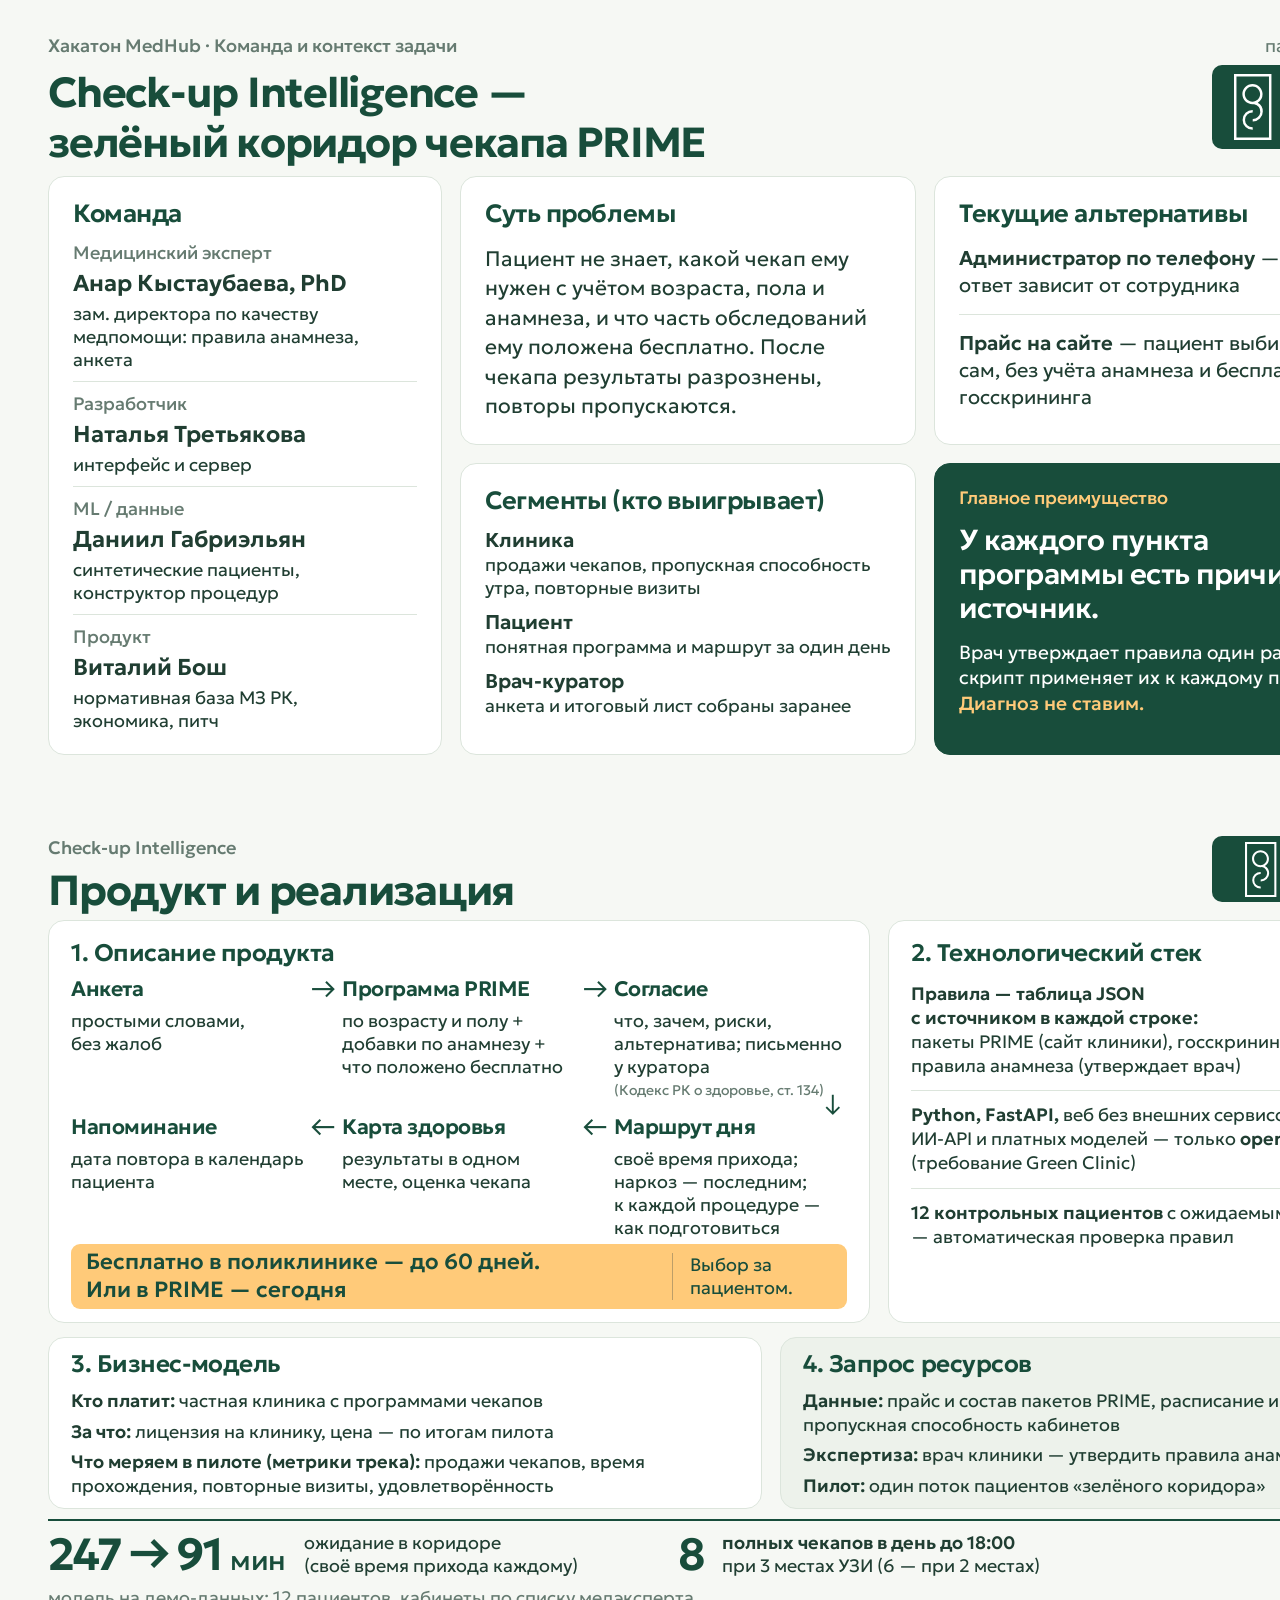
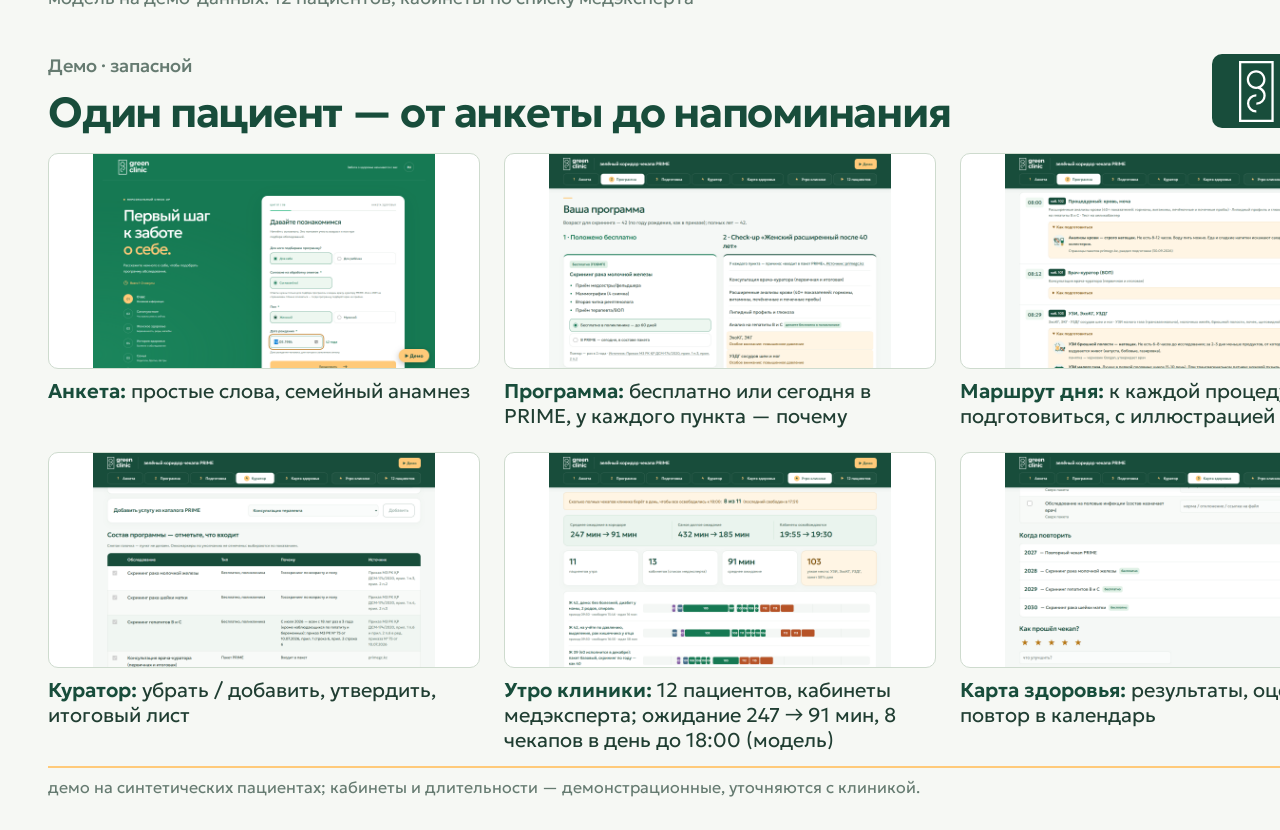
<file: vitaliy/pitch/deck.html>
<!doctype html>
<html lang="ru">
<head>
<meta charset="utf-8">
<meta name="viewport" content="width=1440, initial-scale=1">
<title>Check-up Intelligence — Qorgan</title>
<style>
@font-face {
  font-family: Geologica;
  src: url("assets/Geologica.ttf") format("truetype");
  font-weight: 100 900;
  font-style: normal;
  font-display: block;
}
:root {
  --green: #184d3b;
  --amber: #ffca79;
  --muted: #667b71;
  --ink: #203e32;
  --bg: #f6f8f4;
  --line: #dce5dc;
  --soft: #edf2eb;
}
* { box-sizing: border-box; }
html, body { margin: 0; padding: 0; }
body { background: #dbe1d9; font-family: Geologica, sans-serif; color: var(--ink); }
h1, h2, h3, p, figure, ul { margin: 0; }
.slide {
  width: 1440px; height: 810px; position: relative; overflow: hidden;
  background: var(--bg); padding: 34px 48px 28px;
  break-after: page; page-break-after: always;
  -webkit-print-color-adjust: exact; print-color-adjust: exact;
}
.slide:last-child { break-after: auto; page-break-after: auto; }
.header { position: relative; height: 142px; }
.eyebrow { font-size: 18px; line-height: 24px; font-weight: 500; color: var(--muted); }
h1 { font-size: 42px; line-height: 1.2; font-weight: 650; letter-spacing: -1.25px; color: var(--green); }
.title { margin-top: 10px; max-width: 1100px; }
.partner { position: absolute; right: 0; top: 0; width: 180px; text-align: center; }
.partner-label { font-size: 18px; color: var(--muted); line-height: 24px; margin-bottom: 7px; }
.partner-logo { background: var(--green); border-radius: 10px; width: 180px; height: 84px; display: grid; place-items: center; }
.partner-logo img { width: 137px; height: 66px; object-fit: contain; }
.team-brand { position: absolute; right: 46px; bottom: 11px; height: 28px; width: 111px; object-fit: contain; }
.card { border: 1px solid var(--line); border-radius: 16px; padding: 22px 24px; background: #fff; min-width: 0; }
h2 { font-size: 25px; line-height: 1.2; font-weight: 600; color: var(--green); letter-spacing: -.45px; }
p, li { font-size: 20px; line-height: 1.4; font-weight: 350; }
strong { font-weight: 600; }
.muted { color: var(--muted); }
.context-grid {
  display: grid; grid-template-columns: 394px 456px 458px;
  grid-template-rows: 269px 292px; gap: 18px; height: 579px;
}
.team { grid-row: 1 / 3; }
.team h2 { margin-bottom: 12px; }
.member { border-top: 1px solid var(--line); padding-top: 10px; margin-top: 10px; }
.member:first-of-type { margin-top: 0; border-top: 0; padding-top: 0; }
.role { font-size: 18px; line-height: 24px; color: var(--muted); font-weight: 450; }
.name { font-size: 23px; line-height: 1.22; font-weight: 600; margin: 4px 0 5px; }
.what { font-size: 18px; line-height: 1.28; font-weight: 350; }
.problem p { margin-top: 16px; font-size: 21px; line-height: 1.4; }
.alternatives h2 { margin-bottom: 16px; }
.alternative + .alternative { border-top: 1px solid var(--line); margin-top: 15px; padding-top: 15px; }
.alternative { font-size: 20px; line-height: 1.35; }
.segments h2 { margin-bottom: 12px; }
.segment { font-size: 18px; line-height: 1.27; }
.segment + .segment { margin-top: 10px; }
.segment strong { display: block; font-size: 20px; line-height: 24px; margin-bottom: 2px; }
.advantage { background: var(--green); border-color: var(--green); color: #fff; }
.advantage h2 { font-size: 18px; line-height: 24px; color: var(--amber); font-weight: 500; letter-spacing: 0; }
.advantage .claim { font-size: 29px; line-height: 1.18; font-weight: 550; margin-top: 13px; letter-spacing: -.7px; }
.advantage .detail { font-size: 19px; line-height: 1.35; margin-top: 14px; font-weight: 350; }
.advantage .diagnosis { color: var(--amber); font-weight: 500; }

/* The four blocks retain the organizer template's order and positions. */
.slide-product { padding-top: 26px; }
.slide-product .header { height: 84px; }
.slide-product .title { margin-top: 6px; }
.slide-product .partner-logo { height: 66px; }
.slide-product .partner-logo img { width: 114px; height: 55px; }
.slide-product .partner-label { display: none; }
.product-grid { display: grid; grid-template-columns: 714px 90px 504px; grid-template-rows: 403px 172px; gap: 14px 18px; }
.product { grid-column: 1 / 3; }
.stack { grid-column: 3; }
.business { grid-column: 1; }
.resources { grid-column: 2 / 4; }
.product-grid .card { padding: 18px 22px; }
.product-grid .business, .product-grid .resources { padding-top: 12px; padding-bottom: 12px; }
.product-grid h2 { font-size: 24px; }
.flow { margin-top: 8px; display: grid; grid-template-columns: 1fr 1fr 1fr; grid-template-rows: 124px 126px; column-gap: 38px; row-gap: 14px; position: relative; }
.step { min-width: 0; position: relative; }
.step h3 { font-size: 21px; line-height: 27px; font-weight: 600; letter-spacing: -.5px; color: var(--green); }
.step p { font-size: 18px; line-height: 1.28; margin-top: 6px; }
.step .legal-note { display: block; margin-top: 3px; font-size: 14px; line-height: 18px; color: var(--muted); }
.flow-arrow { position: absolute; width: 28px; height: 34px; color: var(--green); font-size: 27px; font-weight: 350; line-height: 34px; text-align: center; }
.flow-arrow.a, .flow-arrow.e { left: calc(33.333333% - 20.333333px); }
.flow-arrow.b, .flow-arrow.d { left: calc(66.666667% - 7.666667px); }
.flow-arrow.a, .flow-arrow.b { top: -3px; }
.flow-arrow.c { left: calc(100% - 28px); top: 112px; font-size: 24px; }
.flow-arrow.d, .flow-arrow.e { top: 135px; }
.step-route { grid-column: 3; grid-row: 2; }
.step-map { grid-column: 2; grid-row: 2; }
.step-reminder { grid-column: 1; grid-row: 2; }
.choice { display: grid; grid-template-columns: 1fr 160px; gap: 14px; align-items: center; margin-top: 4px; padding: 4px 15px; background: var(--amber); border-radius: 9px; font-size: 22px; line-height: 1.3; font-weight: 550; color: var(--green); }
.choice-note { font-size: 18px; line-height: 1.3; font-weight: 350; border-left: 1px solid #bd9e68; padding-left: 17px; }
.stack p { font-size: 18px; line-height: 1.34; margin-top: 14px; }
.stack p + p { padding-top: 12px; border-top: 1px solid var(--line); margin-top: 12px; }
.business p, .resources p { font-size: 18px; line-height: 1.32; margin-top: 7px; }
.business h2, .resources h2 { margin-bottom: 10px; }
.resources { background: var(--soft); }
.metrics { margin-top: 10px; border-top: 2px solid var(--green); padding-top: 6px; }
.metric-row { display: grid; grid-template-columns: 600px 1fr; gap: 30px; align-items: center; }
.metric { display: flex; align-items: center; gap: 18px; }
.metric-value { white-space: nowrap; font-size: 45px; line-height: 1.22; letter-spacing: -2px; font-weight: 650; color: var(--green); }
.metric-value .unit { font-size: 28px; letter-spacing: -.5px; font-weight: 450; }
.metric p { font-size: 18px; line-height: 1.3; }
.metric-note { margin-top: 4px; font-size: 18px; line-height: 24px; color: var(--muted); }

/* Fixed frames and object-fit preserve layout when PNG files are replaced. */
.slide-demo .header { height: 99px; }
.slide-demo h1 { font-size: 42px; }
.slide-demo .partner-logo { height: 74px; }
.slide-demo .partner-logo img { width: 127px; height: 61px; }
.slide-demo .partner-label { display: none; }
.demo-grid { display: grid; grid-template-columns: repeat(3, 432px); grid-template-rows: 281px 302px; gap: 18px 24px; }
.demo-shot { min-width: 0; }
.screen-frame { width: 432px; height: 216px; background: #fff; border: 1px solid #cedbce; border-radius: 10px; overflow: hidden; }
.screen-frame img { display: block; width: 100%; height: 100%; object-fit: contain; object-position: center; }
figcaption { font-size: 20px; line-height: 1.26; margin-top: 10px; font-weight: 350; }
figcaption strong { color: var(--green); }
.demo-disclosure { margin-top: 12px; padding-top: 8px; border-top: 2px solid var(--amber); }
.demo-disclosure p { font-size: 16px; line-height: 22px; color: var(--muted); font-weight: 350; }
@page { size: 1440px 810px; margin: 0; }
@media print { html, body { width: 1440px; background: var(--bg); } }
</style>
</head>
<body>
<section class="slide slide-context" id="slide1" aria-label="Команда и контекст задачи">
  <header class="header">
    <p class="eyebrow">Хакатон MedHub · Команда и контекст задачи</p>
    <h1 class="title">Check-up Intelligence —<br>зелёный коридор чекапа PRIME</h1>
    <div class="partner">
      <p class="partner-label">партнёр</p>
      <div class="partner-logo"><img src="assets/greenclinic_logo.svg" alt="Green Clinic"></div>
    </div>
  </header>
  <div class="context-grid">
    <section class="card team">
      <h2>Команда</h2>
      <div class="member">
        <p class="role">Медицинский эксперт</p>
        <p class="name">Анар Кыстаубаева, PhD</p>
        <p class="what">зам. директора по качеству медпомощи: правила анамнеза, анкета</p>
      </div>
      <div class="member">
        <p class="role">Разработчик</p>
        <p class="name">Наталья Третьякова</p>
        <p class="what">интерфейс и сервер</p>
      </div>
      <div class="member">
        <p class="role">ML / данные</p>
        <p class="name">Даниил Габриэльян</p>
        <p class="what">синтетические пациенты,<br>конструктор процедур</p>
      </div>
      <div class="member">
        <p class="role">Продукт</p>
        <p class="name">Виталий Бош</p>
        <p class="what">нормативная база МЗ РК,<br>экономика, питч</p>
      </div>
    </section>
    <section class="card problem">
      <h2>Суть проблемы</h2>
      <p>Пациент не знает, какой чекап ему нужен с учётом возраста, пола и анамнеза, и что часть обследований ему положена бесплатно. После чекапа результаты разрознены, повторы пропускаются.</p>
    </section>
    <section class="card alternatives">
      <h2>Текущие альтернативы</h2>
      <p class="alternative"><strong>Администратор по телефону</strong> — долго, ответ зависит от сотрудника</p>
      <p class="alternative"><strong>Прайс на сайте</strong> — пациент выбирает сам, без учёта анамнеза и бесплатного госскрининга</p>
    </section>
    <section class="card segments">
      <h2>Сегменты (кто выигрывает)</h2>
      <p class="segment"><strong>Клиника</strong>продажи чекапов, пропускная способность утра, повторные визиты</p>
      <p class="segment"><strong>Пациент</strong>понятная программа и маршрут за один день</p>
      <p class="segment"><strong>Врач-куратор</strong>анкета и итоговый лист собраны заранее</p>
    </section>
    <section class="card advantage">
      <h2>Главное преимущество</h2>
      <p class="claim">У каждого пункта программы есть причина и источник.</p>
      <p class="detail">Врач утверждает правила один раз — скрипт применяет их к каждому пациенту. <span class="diagnosis">Диагноз не ставим.</span></p>
    </section>
  </div>
  <img class="team-brand" src="assets/qorgan_logo.svg" alt="Qorgan">
</section>

<section class="slide slide-product" id="slide2" aria-label="Продукт и реализация">
  <header class="header">
    <p class="eyebrow">Check-up Intelligence</p>
    <h1 class="title">Продукт и реализация</h1>
    <div class="partner"><div class="partner-logo"><img src="assets/greenclinic_logo.svg" alt="Green Clinic — партнёр"></div></div>
  </header>
  <div class="product-grid">
    <section class="card product">
      <h2>1. Описание продукта</h2>
      <div class="flow" aria-label="Анкета → Программа PRIME → Согласие → Маршрут дня → Карта здоровья → Напоминание">
        <div class="step"><h3>Анкета</h3><p>простыми словами,<br>без жалоб</p></div>
        <div class="step"><h3>Программа PRIME</h3><p>по возрасту и полу + добавки по анамнезу + что положено бесплатно</p></div>
        <div class="step"><h3>Согласие</h3><p>что, зачем, риски, альтернатива; письменно у куратора</p><small class="legal-note">(Кодекс РК о здоровье, ст. 134)</small></div>
        <div class="step step-route"><h3>Маршрут дня</h3><p>своё время прихода;<br>наркоз — последним;<br>к каждой процедуре —<br>как подготовиться</p></div>
        <div class="step step-map"><h3>Карта здоровья</h3><p>результаты в одном месте, оценка чекапа</p></div>
        <div class="step step-reminder"><h3>Напоминание</h3><p>дата повтора в календарь пациента</p></div>
        <span class="flow-arrow a" aria-hidden="true">→</span><span class="flow-arrow b" aria-hidden="true">→</span><span class="flow-arrow c" aria-hidden="true">↓</span><span class="flow-arrow d" aria-hidden="true">←</span><span class="flow-arrow e" aria-hidden="true">←</span>
      </div>
      <p class="choice"><span>Бесплатно в поликлинике — до 60 дней.<br>Или в PRIME — сегодня</span><span class="choice-note">Выбор за<br>пациентом.</span></p>
    </section>
    <section class="card stack">
      <h2>2. Технологический стек</h2>
      <p><strong>Правила — таблица JSON<br>с источником в каждой строке:</strong><br>пакеты PRIME (сайт клиники), госскрининг,<br>правила анамнеза (утверждает врач)</p>
      <p><strong>Python, FastAPI,</strong> веб без внешних сервисов; без ИИ-API и платных моделей — только <strong>open source</strong> (требование Green Clinic)</p>
      <p><strong>12 контрольных пациентов</strong> с ожидаемым ответом — автоматическая проверка правил</p>
    </section>
    <section class="card business">
      <h2>3. Бизнес-модель</h2>
      <p><strong>Кто платит:</strong> частная клиника с программами чекапов</p>
      <p><strong>За что:</strong> лицензия на клинику, цена — по итогам пилота</p>
      <p><strong>Что меряем в пилоте (метрики трека):</strong> продажи чекапов, время прохождения, повторные визиты, удовлетворённость</p>
    </section>
    <section class="card resources">
      <h2>4. Запрос ресурсов</h2>
      <p><strong>Данные:</strong> прайс и состав пакетов PRIME, расписание и пропускная способность кабинетов</p>
      <p><strong>Экспертиза:</strong> врач клиники — утвердить правила анамнеза</p>
      <p><strong>Пилот:</strong> один поток пациентов «зелёного коридора»</p>
    </section>
  </div>
  <div class="metrics">
    <div class="metric-row">
      <div class="metric"><div class="metric-value">247 → 91 <span class="unit">мин</span></div><p>ожидание в коридоре<br>(своё время прихода каждому)</p></div>
      <div class="metric"><div class="metric-value">8</div><p><strong>полных чекапов в день до 18:00</strong><br>при 3 местах УЗИ (6 — при 2 местах)</p></div>
    </div>
    <p class="metric-note">модель на демо-данных: 12 пациентов, кабинеты по списку медэксперта</p>
  </div>
  <img class="team-brand" src="assets/qorgan_logo.svg" alt="Qorgan">
</section>

<section class="slide slide-demo" id="slide3" aria-label="Демо — запасной">
  <header class="header">
    <p class="eyebrow">Демо · запасной</p>
    <h1 class="title">Один пациент — от анкеты до напоминания</h1>
    <div class="partner"><div class="partner-logo"><img src="assets/greenclinic_logo.svg" alt="Green Clinic — партнёр"></div></div>
  </header>
  <div class="demo-grid">
    <figure class="demo-shot"><div class="screen-frame"><img src="screens/01_anketa.png" alt="Анкета"></div><figcaption><strong>Анкета:</strong> простые слова, семейный анамнез</figcaption></figure>
    <figure class="demo-shot"><div class="screen-frame"><img src="screens/02_programma.png" alt="Программа"></div><figcaption><strong>Программа:</strong> бесплатно или сегодня в PRIME, у каждого пункта — почему</figcaption></figure>
    <figure class="demo-shot"><div class="screen-frame"><img src="screens/06_podgotovka.png" alt="Подготовка к процедурам"></div><figcaption><strong>Маршрут дня:</strong> к каждой процедуре — как подготовиться, с иллюстрацией</figcaption></figure>
    <figure class="demo-shot"><div class="screen-frame"><img src="screens/03_kurator.png" alt="Куратор"></div><figcaption><strong>Куратор:</strong> убрать / добавить, утвердить, итоговый лист</figcaption></figure>
    <figure class="demo-shot"><div class="screen-frame"><img src="screens/04_karusel.png" alt="Утро клиники"></div><figcaption><strong>Утро клиники:</strong> 12 пациентов, кабинеты медэксперта; ожидание 247 → 91 мин, 8 чекапов в день до 18:00 (модель)</figcaption></figure>
    <figure class="demo-shot"><div class="screen-frame"><img src="screens/05_karta.png" alt="Карта здоровья"></div><figcaption><strong>Карта здоровья:</strong> результаты, оценка, повтор в календарь</figcaption></figure>
  </div>
  <aside class="demo-disclosure"><p>демо на синтетических пациентах; кабинеты и длительности — демонстрационные, уточняются с клиникой.</p></aside>
  <img class="team-brand" src="assets/qorgan_logo.svg" alt="Qorgan">
</section>
</body>
</html>
</file>
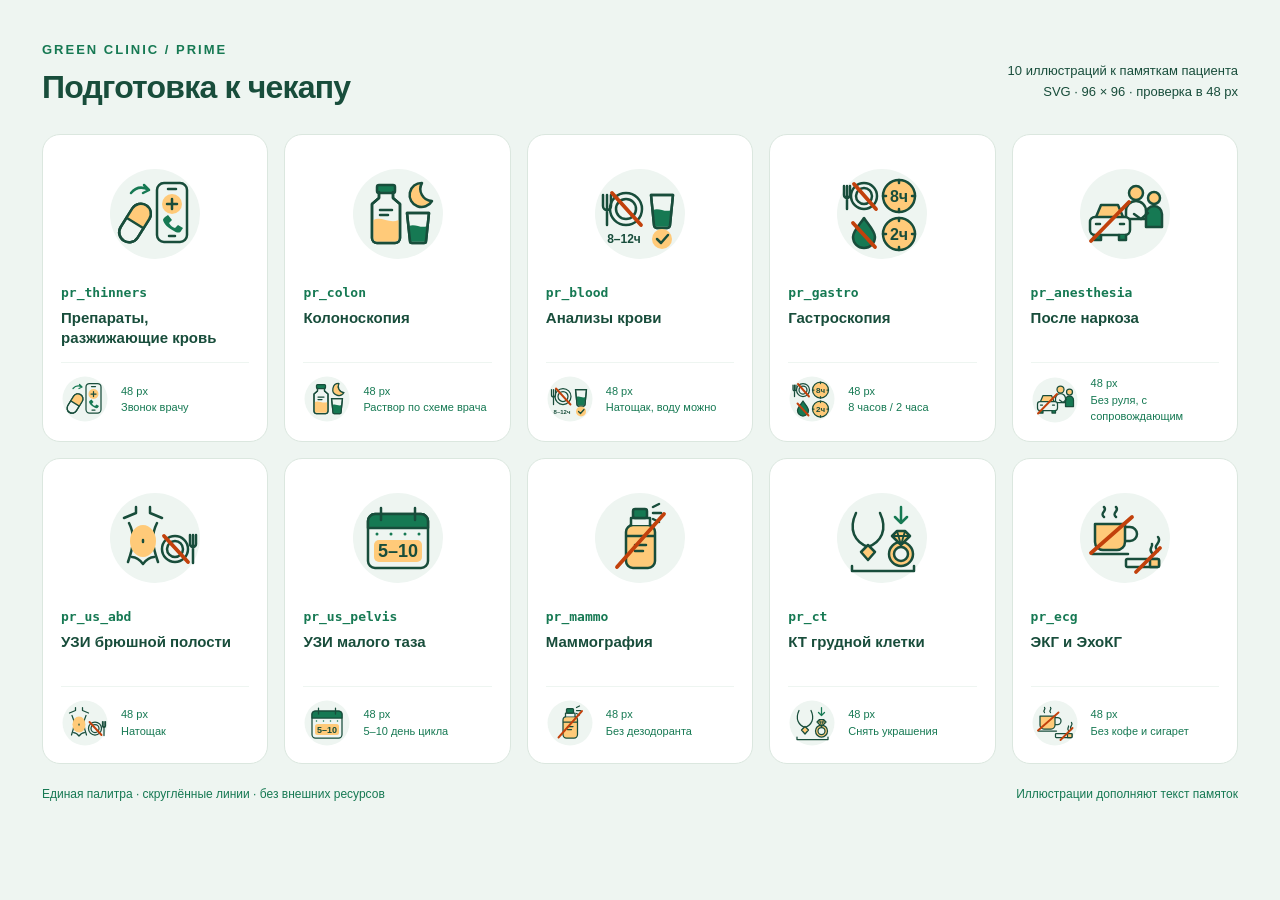
<file: vitaliy/checkup-local/static/img/prep/_preview.html>
<!doctype html>
<html lang="ru"><head><meta charset="utf-8"><meta name="viewport" content="width=device-width, initial-scale=1">
<title>Green Clinic / PRIME — подготовка к чекапу</title>
<style>
:root{color-scheme:light;font-family:Arial,sans-serif;color:#184d3b;background:#eef5f1}*{box-sizing:border-box}body{margin:0;padding:42px}header{display:flex;align-items:end;justify-content:space-between;gap:24px;margin:0 0 28px}.brand{margin:0 0 12px;font-size:13px;font-weight:700;letter-spacing:2px;color:#167953}h1{margin:0;font-size:32px;font-weight:600;letter-spacing:-.8px}.note{margin:0 0 3px;font-size:13px;line-height:1.6;text-align:right}main{display:grid;grid-template-columns:repeat(5,minmax(0,1fr));gap:16px}figure{margin:0;padding:22px 18px 16px;background:#fff;border-radius:18px;border:1px solid #dbe7df}.icon{height:114px;display:grid;place-items:center}.icon img{width:96px;height:96px;display:block}figcaption{padding-top:14px}code{display:block;font-size:13px;font-weight:700;color:#167953}h2{margin:8px 0 0;font-size:15px;line-height:1.35;min-height:41px;font-weight:600}.small{display:flex;align-items:center;gap:12px;border-top:1px solid #eef5f1;margin-top:13px;padding-top:12px}.small img{width:48px;height:48px;display:block}.small span{font-size:11px;line-height:1.5;color:#167953}footer{display:flex;justify-content:space-between;gap:20px;margin-top:23px;font-size:12px;color:#167953}@media(max-width:1000px){main{grid-template-columns:repeat(3,minmax(0,1fr))}}@media(max-width:650px){body{padding:20px}header{display:block}.note{text-align:left;margin-top:16px}h1{font-size:26px}main{grid-template-columns:repeat(2,minmax(0,1fr))}footer{display:block;line-height:1.6}}
</style></head><body>
<header><div><p class="brand">GREEN CLINIC / PRIME</p><h1>Подготовка к чекапу</h1></div><p class="note">10 иллюстраций к памяткам пациента<br>SVG · 96 × 96 · проверка в 48 px</p></header>
<main><figure><div class="icon"><img src="pr_thinners.svg" alt="Препараты, разжижающие кровь: позвоните врачу, не отменяйте самостоятельно"></div><figcaption><code>pr_thinners</code><h2>Препараты, разжижающие кровь</h2></figcaption><div class="small"><img src="pr_thinners.svg" alt="" aria-hidden="true"><span>48 px<br>Звонок врачу</span></div></figure>
<figure><div class="icon"><img src="pr_colon.svg" alt="Колоноскопия: подготовьте и выпейте раствор по схеме врача"></div><figcaption><code>pr_colon</code><h2>Колоноскопия</h2></figcaption><div class="small"><img src="pr_colon.svg" alt="" aria-hidden="true"><span>48 px<br>Раствор по схеме врача</span></div></figure>
<figure><div class="icon"><img src="pr_blood.svg" alt="Анализы крови: не есть 8–12 часов, воду пить можно"></div><figcaption><code>pr_blood</code><h2>Анализы крови</h2></figcaption><div class="small"><img src="pr_blood.svg" alt="" aria-hidden="true"><span>48 px<br>Натощак, воду можно</span></div></figure>
<figure><div class="icon"><img src="pr_gastro.svg" alt="Гастроскопия: не есть 8 часов и не пить 2 часа"></div><figcaption><code>pr_gastro</code><h2>Гастроскопия</h2></figcaption><div class="small"><img src="pr_gastro.svg" alt="" aria-hidden="true"><span>48 px<br>8 часов / 2 часа</span></div></figure>
<figure><div class="icon"><img src="pr_anesthesia.svg" alt="После наркоза: не садитесь за руль, возьмите сопровождающего"></div><figcaption><code>pr_anesthesia</code><h2>После наркоза</h2></figcaption><div class="small"><img src="pr_anesthesia.svg" alt="" aria-hidden="true"><span>48 px<br>Без руля, с сопровождающим</span></div></figure>
<figure><div class="icon"><img src="pr_us_abd.svg" alt="УЗИ брюшной полости: прийти натощак, не есть 6–8 часов"></div><figcaption><code>pr_us_abd</code><h2>УЗИ брюшной полости</h2></figcaption><div class="small"><img src="pr_us_abd.svg" alt="" aria-hidden="true"><span>48 px<br>Натощак</span></div></figure>
<figure><div class="icon"><img src="pr_us_pelvis.svg" alt="УЗИ малого таза: предпочтительно на 5–10 день цикла"></div><figcaption><code>pr_us_pelvis</code><h2>УЗИ малого таза</h2></figcaption><div class="small"><img src="pr_us_pelvis.svg" alt="" aria-hidden="true"><span>48 px<br>5–10 день цикла</span></div></figure>
<figure><div class="icon"><img src="pr_mammo.svg" alt="Маммография: не наносите дезодорант и крем на грудь и подмышки"></div><figcaption><code>pr_mammo</code><h2>Маммография</h2></figcaption><div class="small"><img src="pr_mammo.svg" alt="" aria-hidden="true"><span>48 px<br>Без дезодоранта</span></div></figure>
<figure><div class="icon"><img src="pr_ct.svg" alt="КТ грудной клетки: снимите металлические украшения"></div><figcaption><code>pr_ct</code><h2>КТ грудной клетки</h2></figcaption><div class="small"><img src="pr_ct.svg" alt="" aria-hidden="true"><span>48 px<br>Снять украшения</span></div></figure>
<figure><div class="icon"><img src="pr_ecg.svg" alt="ЭКГ и ЭхоКГ: не пить кофе и не курить за 2 часа"></div><figcaption><code>pr_ecg</code><h2>ЭКГ и ЭхоКГ</h2></figcaption><div class="small"><img src="pr_ecg.svg" alt="" aria-hidden="true"><span>48 px<br>Без кофе и сигарет</span></div></figure></main><footer><span>Единая палитра · скруглённые линии · без внешних ресурсов</span><span>Иллюстрации дополняют текст памяток</span></footer></body></html>
</file>
